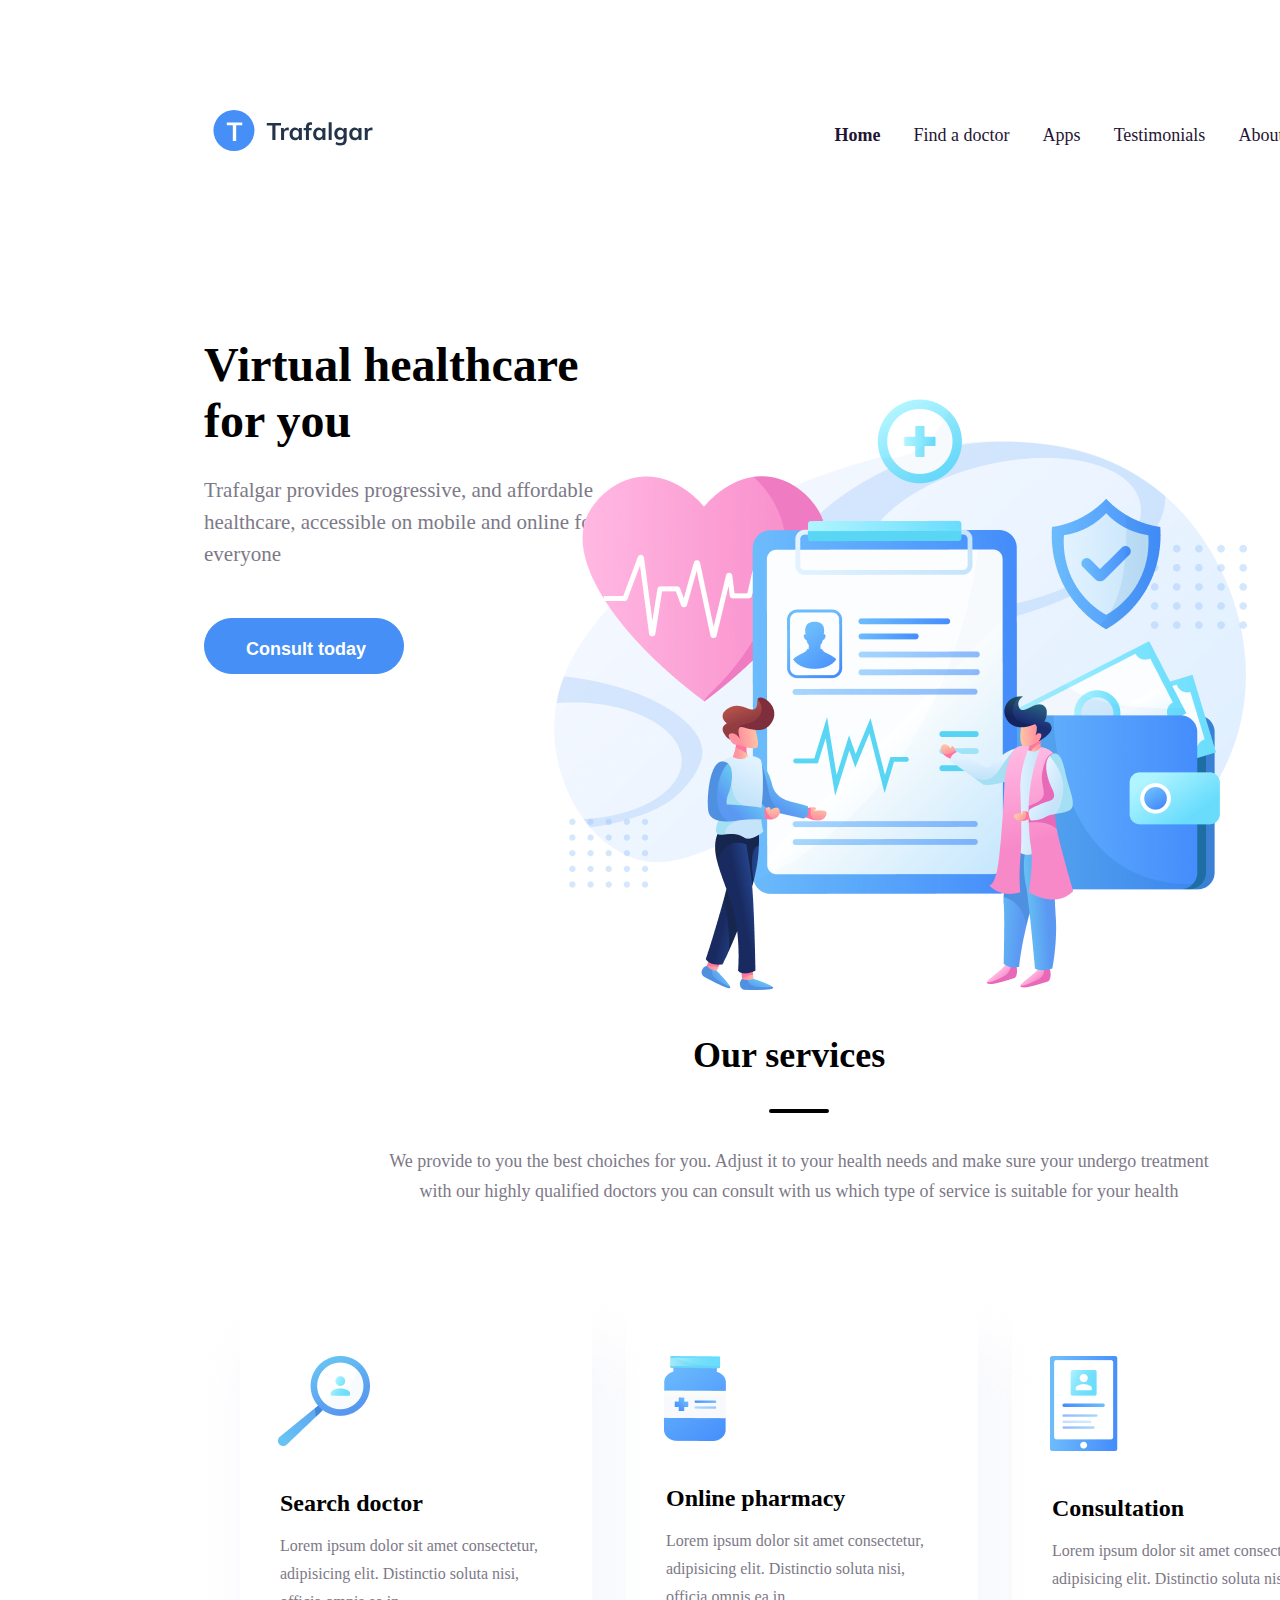
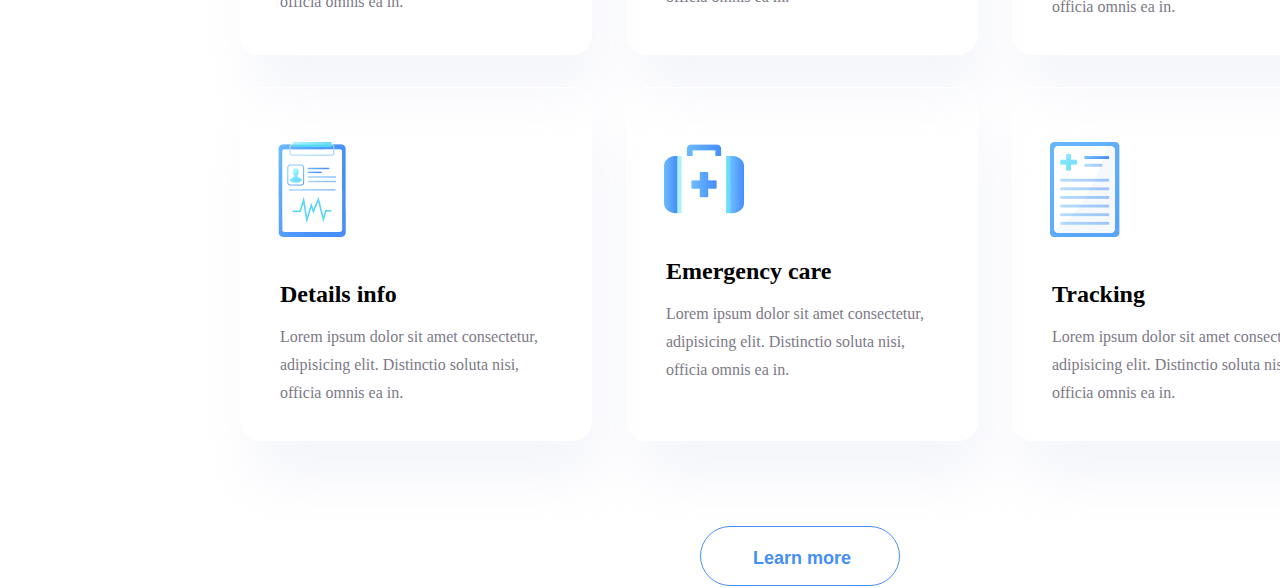
<file: homework/index.html>
<!DOCTYPE html>
<html lang="en">
<head>
    <meta charset="UTF-8">
    <meta http-equiv="X-UA-Compatible" content="IE=edge">
    <meta name="viewport" content="width=device-width, initial-scale=1.0">
    <title>Document</title>
    <link rel="stylesheet" href="./css/style.css">
</head>
<body>
    <header>
        <img class="logo" src="./image/logo (1).svg" alt="logo">

        <nav>
            <ul class="header-list">
                <li class="header-item item1">Home</li>
                <li class="header-item">Find a doctor</li>
                <li class="header-item">Apps</li>
                <li class="header-item">Testimonials</li>
                <li class="header-item">About us</li>
            </ul>
        </nav>
    </header>

    <main>

        
        <section class="first">
            <div class="box">
                <h2 class="first-title">Virtual healthcare for you</h2>
                <p class="first-desc">Trafalgar provides progressive, and affordable healthcare, accessible on mobile and online for everyone</p>
                <button class="button-1"><p class="button-text">Consult today</p></button>
            </div>
            <div class="pic"><img class="first-img" src="./image/hero.png" alt="image"></div>
        </section>
        

        <section class="service">
            <div class="box-2">
                <h2 class="service-title">Our services</h2>
                <hr class="service-line">
                <p class="service-desc">We provide to you the best choiches for you. Adjust it to your health needs and make sure your undergo treatment with our highly qualified doctors you can consult with us which type of service is suitable for your health</p>
            </div>
            <div class="box-3">
                <ul class="service-list">

                    <li class="service-item i1">
                        <img class="service-icon" src="./image/lupa.png" alt="icon">
                        <h2 class="service-item-title">Search doctor</h2>
                        <p class="service-item-desc">Lorem ipsum dolor sit amet consectetur, adipisicing elit. Distinctio soluta nisi, officia omnis ea in.</p>
                    </li>
                    <li class="service-item">
                        <img class="service-icon" src="./image/Frame (1).png" alt="icon">
                        <h2 class="service-item-title">Online pharmacy</h2>
                        <p class="service-item-desc">Lorem ipsum dolor sit amet consectetur, adipisicing elit. Distinctio soluta nisi, officia omnis ea in.</p>
                    </li>
                    <li class="service-item">
                        <img class="service-icon" src="./image/Frame (2).png" alt="icon">
                        <h2 class="service-item-title">Consultation</h2>
                        <p class="service-item-desc">Lorem ipsum dolor sit amet consectetur, adipisicing elit. Distinctio soluta nisi, officia omnis ea in.</p>
                    </li>
                    
                </ul>

                <ul class="service-list-2">
                    
                    <li class="service-item i1">
                        <img class="service-icon" src="./image/Frame (3).png" alt="icon">
                        <h2 class="service-item-title">Details info</h2>
                        <p class="service-item-desc">Lorem ipsum dolor sit amet consectetur, adipisicing elit. Distinctio soluta nisi, officia omnis ea in.</p>
                    </li>
                    <li class="service-item">
                        <img class="service-icon" src="./image/Frame (4).png" alt="icon">
                        <h2 class="service-item-title">Emergency care</h2>
                        <p class="service-item-desc">Lorem ipsum dolor sit amet consectetur, adipisicing elit. Distinctio soluta nisi, officia omnis ea in.</p>
                    </li>
                    <li class="service-item">
                        <img class="service-icon" src="./image/Frame (5).png" alt="icon">
                        <h2 class="service-item-title">Tracking</h2>
                        <p class="service-item-desc">Lorem ipsum dolor sit amet consectetur, adipisicing elit. Distinctio soluta nisi, officia omnis ea in.</p>
                    </li>

                </ul>

                <button class="button-2"><p class="button-2-text">Learn more</p></button>

            </div>
        </section>

        <!-- <section class="healthcare">

            <div class="hc-img">
                <img class="hc-pic" src="./image/healthcare.png" alt="image">
            </div>

            <div class="box-4">
                <h2 class="hc-title">Leading healthcare provides</h2>
                <hr class="hc-line">
                <p class="hc-desc">Trafalgar provides progressive, and affordable healthcare, accessible on mobile and online for everyone. To us, it’s not just work. We take pride in the solutions we deliver</p>
            </div>   

        </section> -->





    </main>
</body>
</html>
</file>
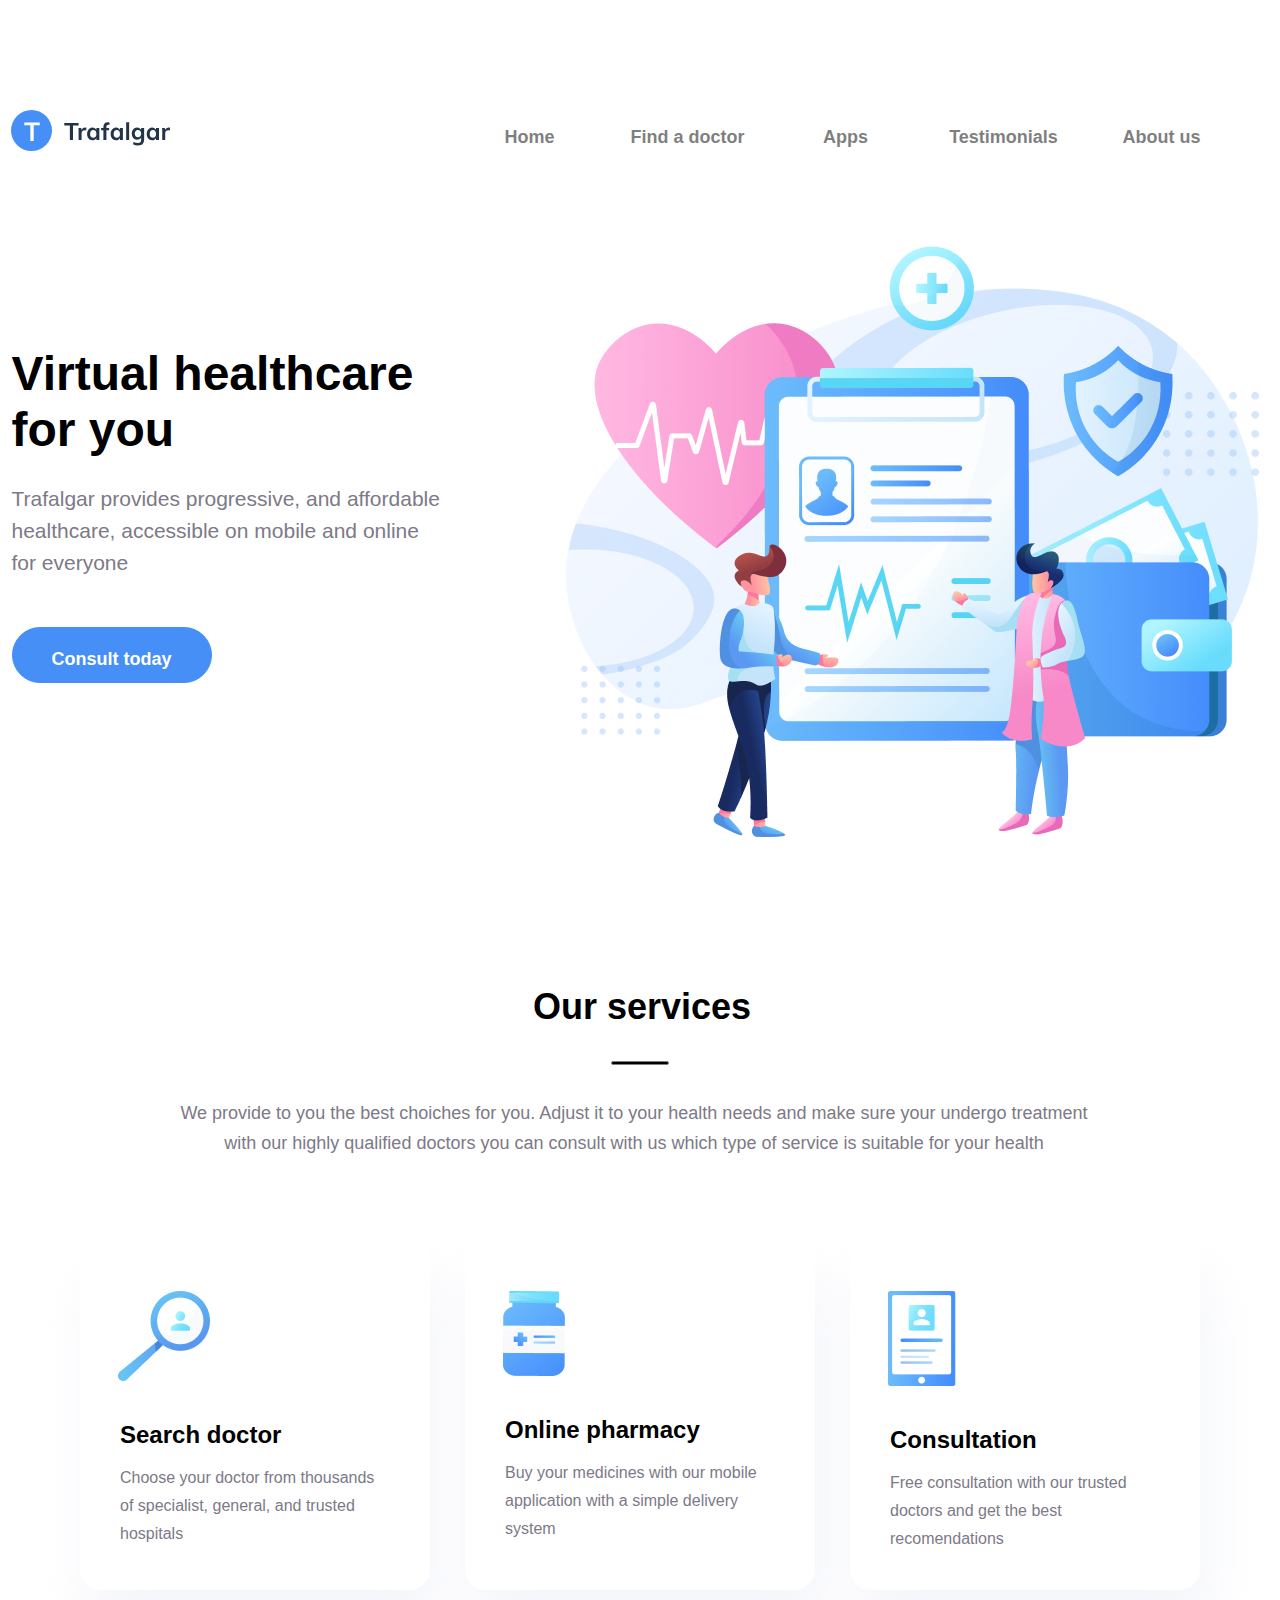
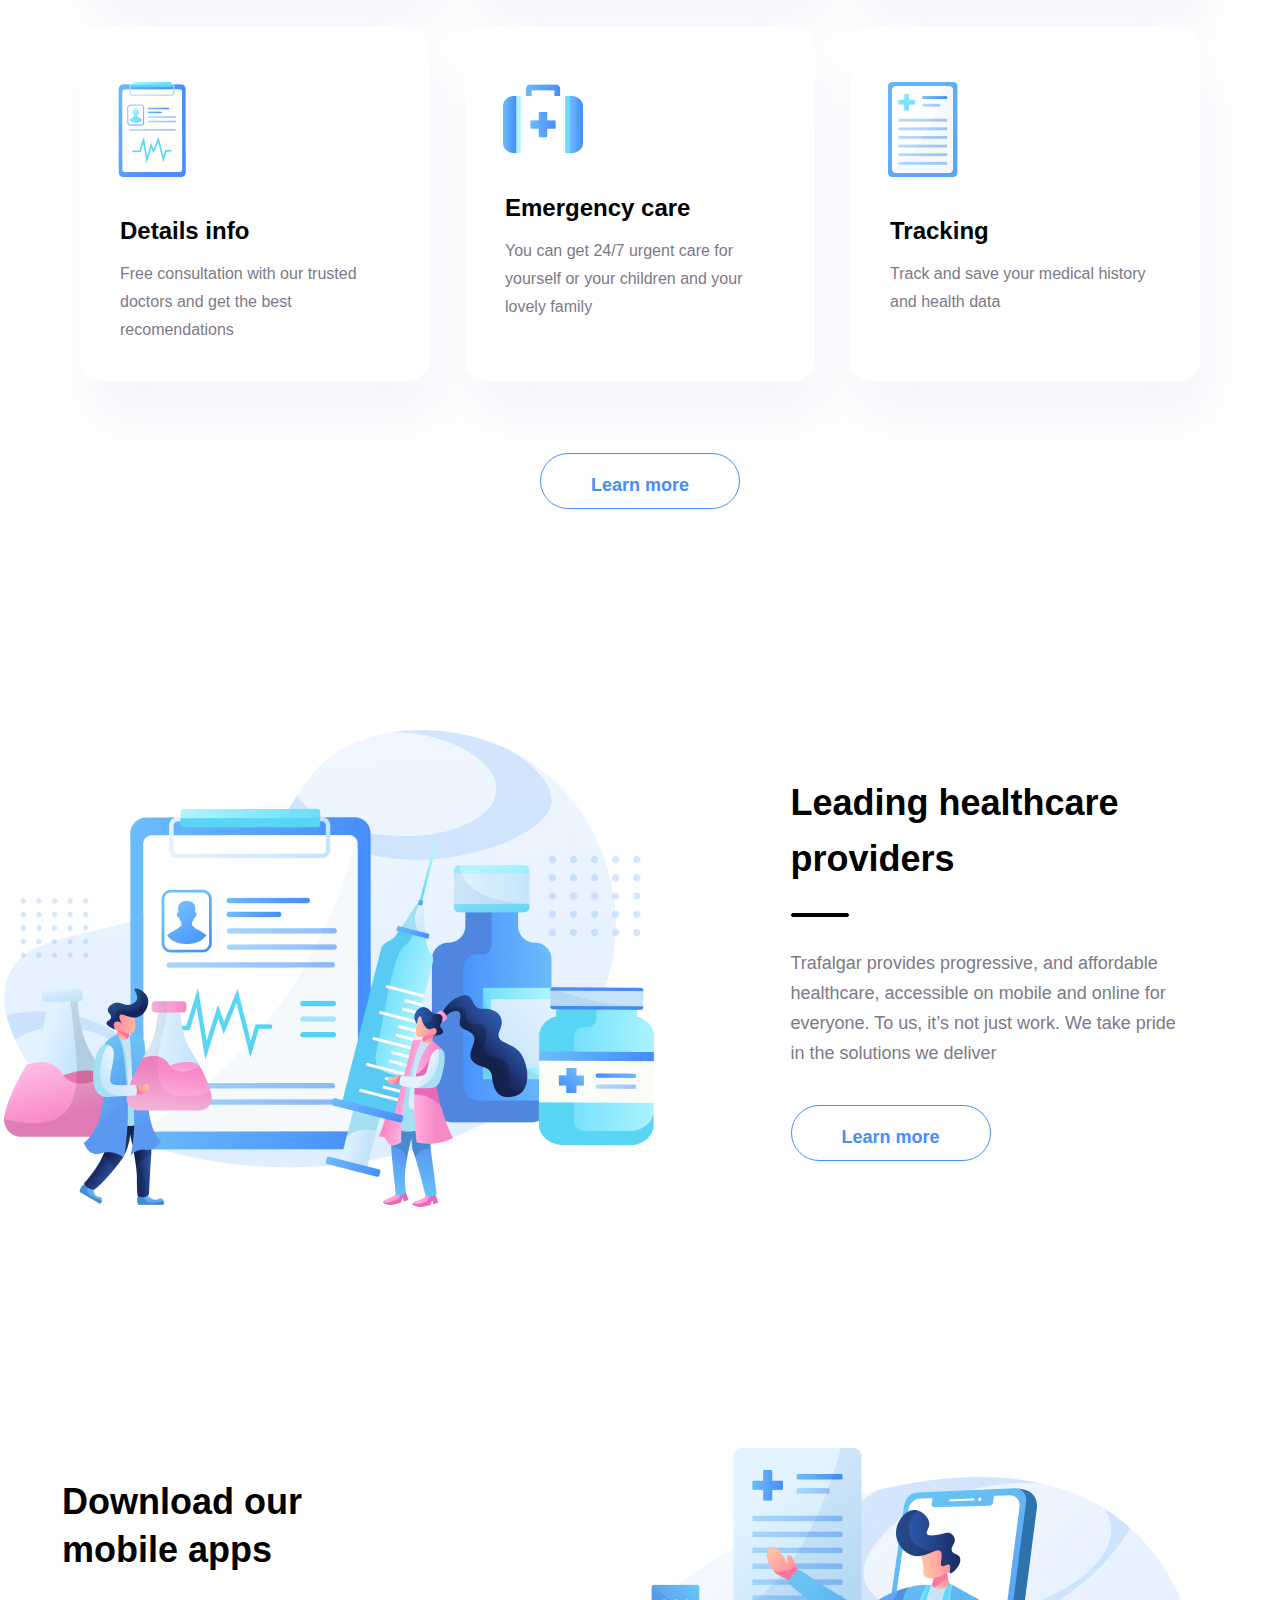
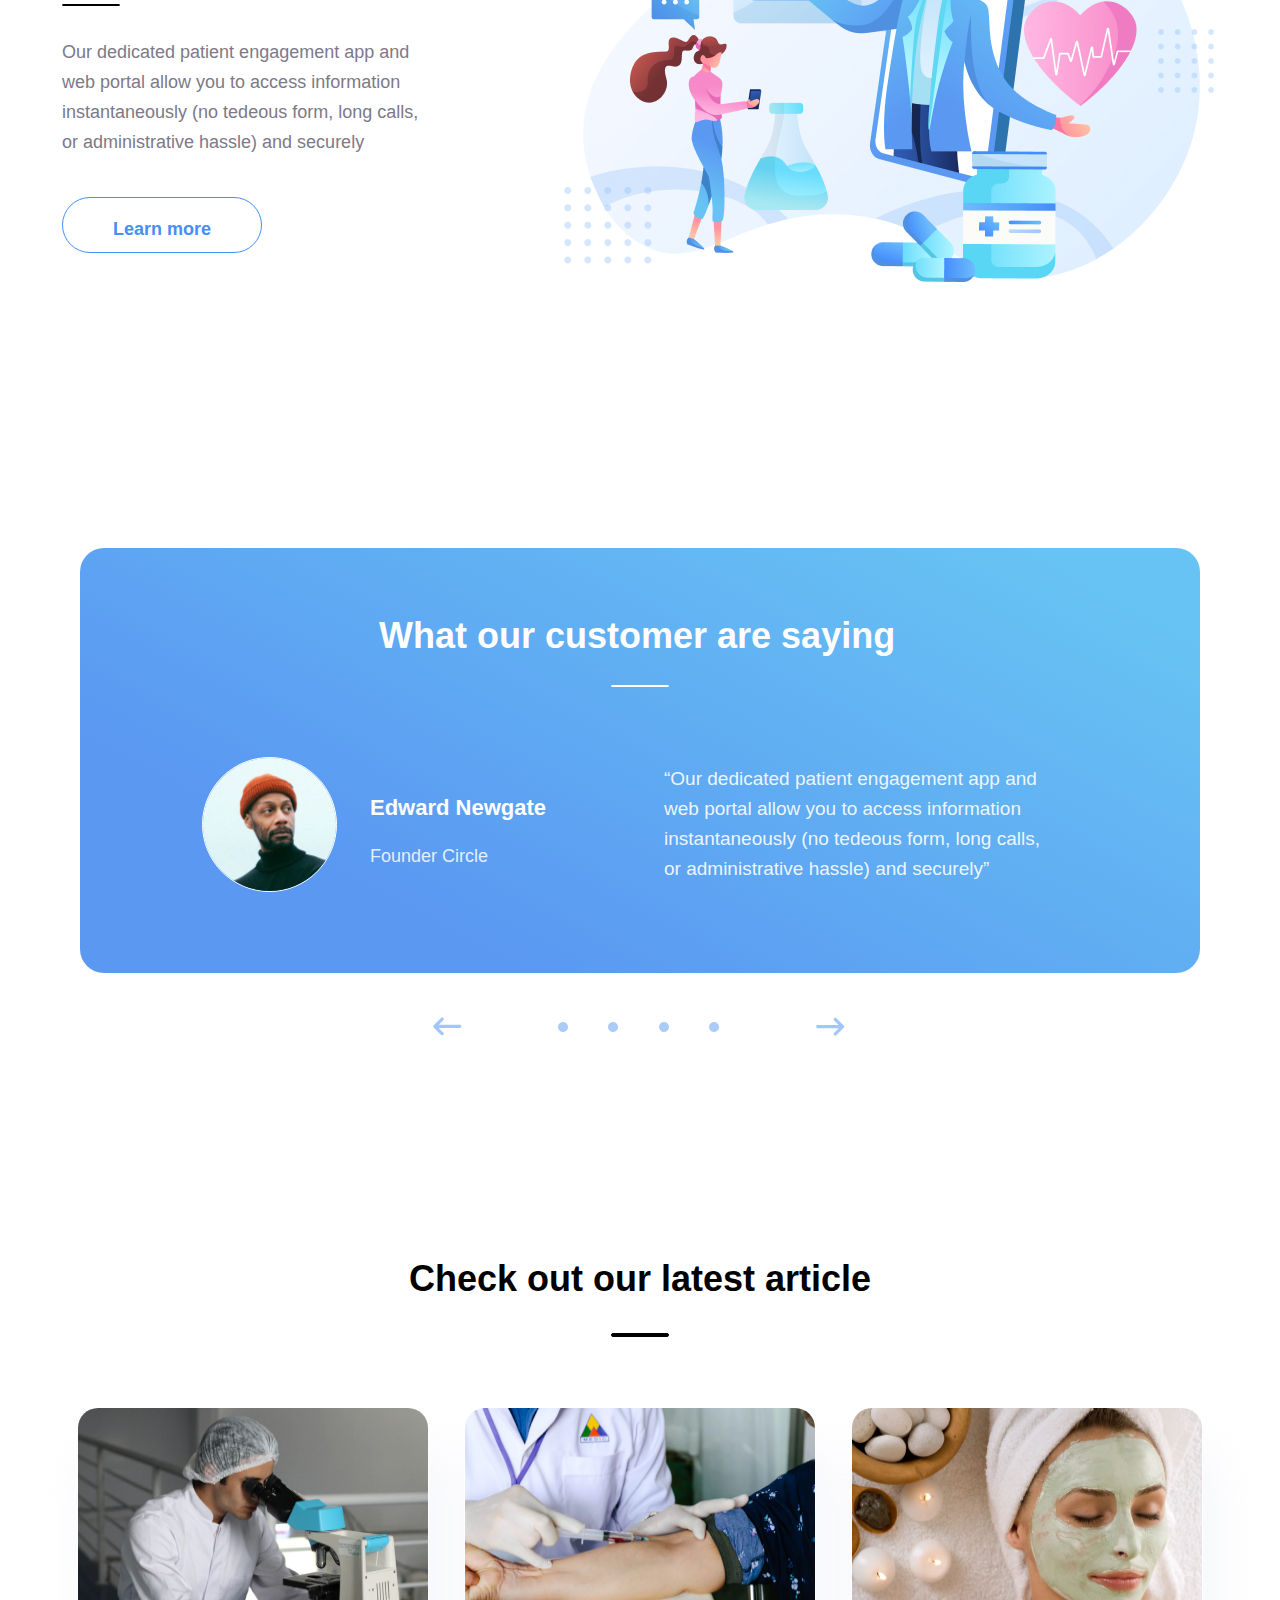
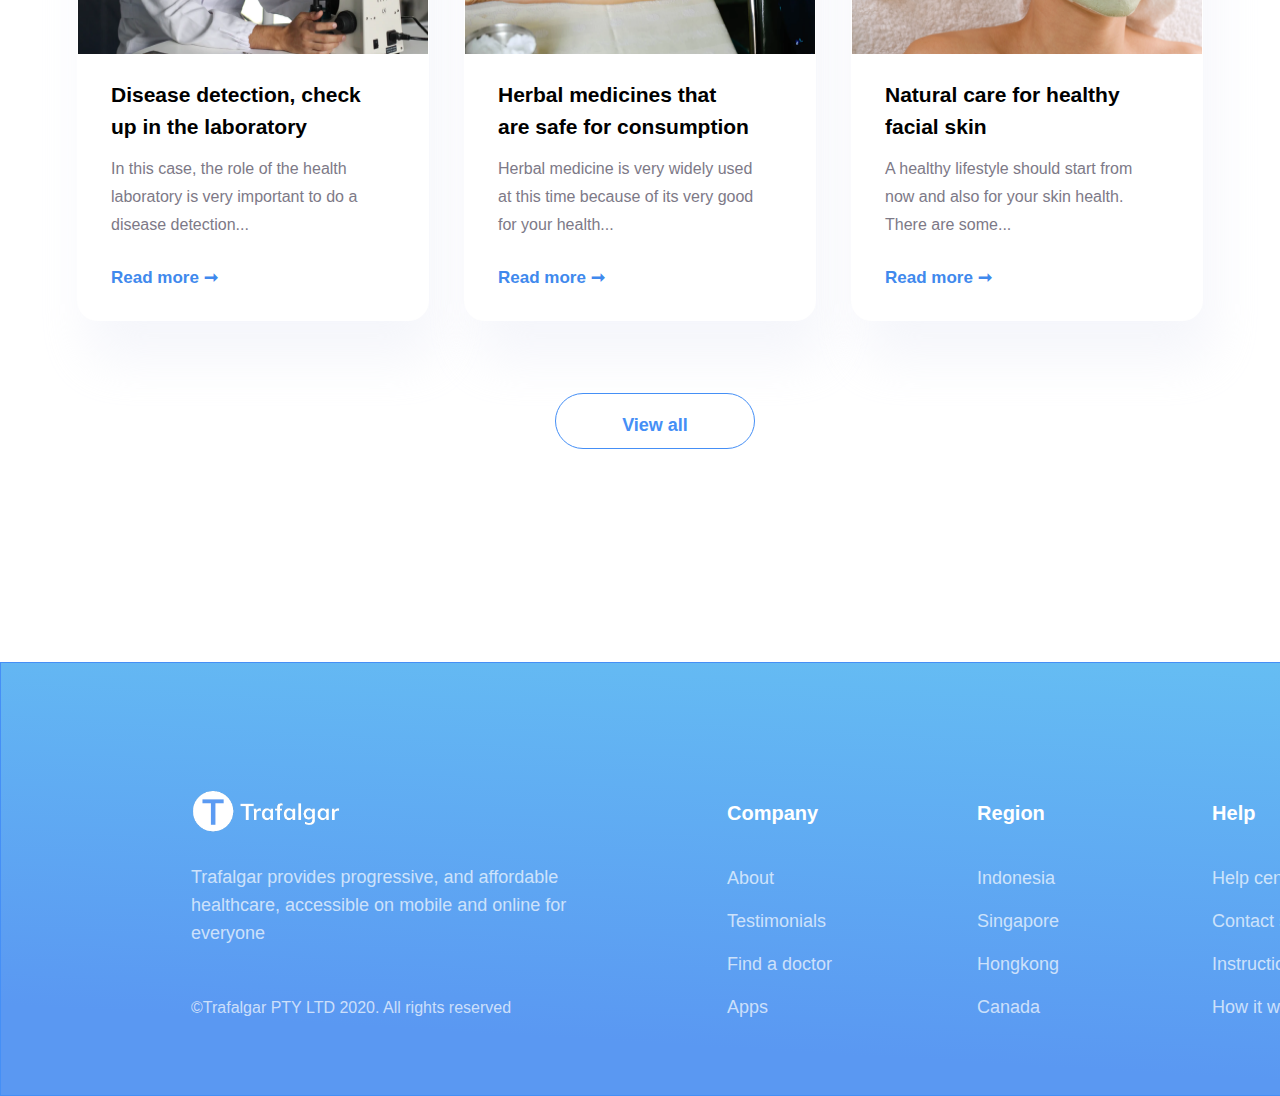
<file: homework/trafalgar.html>
<!DOCTYPE html>
<html lang="en">
<head>
    <meta charset="UTF-8">
    <meta http-equiv="X-UA-Compatible" content="IE=edge">
    <meta name="viewport" content="width=device-width, initial-scale=1.0">
    <title>Document</title>
    <link rel="stylesheet" href="./css/trafalgar.css">
    <link rel="stylesheet" href="../fonts.css">
</head>
<body>


    <header>
        <div class="container">
            <div class="header">
                <div class="header__logo">
                    <a class="logo" href="#"><img src="./image/logo (1).svg" alt="logo"></a>
                </div>
                <nav class="navbar">
                    <ul class="nav__list">
                        <li class="nav__item i1">Home</li>
                        <li class="nav__item i2">Find a doctor</li>
                        <li class="nav__item i3">Apps</li>
                        <li class="nav__item i4">Testimonials</li>
                        <li class="nav__item i5">About us</li>
                    </ul>
                </nav>
            </div>
        </div>
    </header>

    <main>
        <div class="container">
            <section class="hero">
                <div class="hero__text">
                    <h2 class="hero__title">Virtual healthcare for you</h2>
                    <p class="hero__desc">Trafalgar provides progressive, and affordable healthcare, accessible on mobile and online for everyone</p>
                    <a class="hero__link" href="#">
                        <button class="hero__button">Consult today</button>
                    </a>
                </div>
                <div class="illustration">
                    <img class="illutration_img" src="./image/hero.png" alt="illutration">
                </div>
            </section>

            <section class="service">
                <div class="service_text">
                    <h2 class="service_title">Our services</h2>
                    <hr class="service_line">
                    <p class="service_desc">We provide to you the best choiches for you. Adjust it to your health needs and make sure your undergo treatment with our highly qualified doctors you can consult with us which type of service is suitable for your health</p>
                </div>

                <div class="services">
                    <ul class="services_list">
                        <li class="services_item">
                            <img class="services_icon" src="./image/lupa.png" alt="icon">
                            <h2 class="services_title">Search doctor</h2>
                            <p class="services_desc">Choose your doctor from thousands of specialist, general, and trusted hospitals</p>
                        </li>
                        <li class="services_item">
                            <img class="services_icon" src="./image/Frame (1).png" alt="icon">
                            <h2 class="services_title">Online pharmacy</h2>
                            <p class="services_desc">Buy your medicines with our mobile application with a simple delivery system</p>
                        </li>
                        <li class="services_item">
                            <img class="services_icon" src="./image/Frame (2).png" alt="icon">
                            <h2 class="services_title">Consultation</h2>
                            <p class="services_desc">Free consultation with our trusted doctors and get the best recomendations</p>
                        </li>
                        <li class="services_item">
                            <img class="services_icon" src="./image/Frame (3).png" alt="icon">
                            <h2 class="services_title">Details info</h2>
                            <p class="services_desc">Free consultation with our trusted doctors and get the best recomendations</p>
                        </li>
                        <li class="services_item">
                            <img class="services_icon" src="./image/Frame (4).png" alt="icon">
                            <h2 class="services_title">Emergency care</h2>
                            <p class="services_desc">You can get 24/7 urgent care for yourself or your children and your lovely family</p>
                        </li>
                        <li class="services_item">
                            <img class="services_icon" src="./image/Frame (5).png" alt="icon">
                            <h2 class="services_title">Tracking</h2>
                            <p class="services_desc">Track and save your medical history and health data</p>
                        </li>
                    </ul>
                </div>

                <div class="btn">
                    <a class="btn_link" href="#">
                        <button class="btn_text">Learn more</button>
                    </a>
                </div>
            </section>

            <section class="providers">

                <div class="providers_img">
                    <img src="./image/healthcare.png" alt="illustration">
                </div>
                <div class="providers_text">
                    <h2 class="providers_title">Leading healthcare providers</h2>
                    <hr class="providers_line">
                    <p class="providers_desc">Trafalgar provides progressive, and affordable healthcare, accessible on mobile and online for everyone. To us, it’s not just work. We take pride in the solutions we deliver</p>

                    <div class="providers_btn">
                        <a href="#"> <button class="providers_button">Learn more</button> </a>
                    </div>
                </div>

            </section>

            <section class="apps">
                <div class="apps_text">
                    <h2 class="apps_title">Download our mobile apps</h2>
                    <hr class="apps_line">
                    <p class="apps_desc">Our dedicated patient engagement app and web portal allow you to access information instantaneously (no tedeous form, long calls, or administrative hassle) and securely</p>

                    <div class="apps_btn">
                        <a href="#">
                            <button class="apps_button">Learn more</button>
                        </a>
                    </div>
                </div>
                <div class="apps_img">
                    <img class="apps_illustration" src="./image/apps.png" alt="illustration">
                </div>
            </section>

            <section class="testimonials">
                <div class="testimonials_box">
                    <h2 class="testimonials_title">What our customer are saying</h2>
                    <hr class="testimonials_line">
                    <div class="profil">
                        <img class="testimonials_img" src="./image/edward.svg" alt="Edward Newgate">
                        <div class="names">
                            <h2 class="name">Edward Newgate</h2>
                            <h3 class="name_desc">Founder Circle</h3>
                        </div>
                        <p class="name_bio">“Our dedicated patient engagement app and web portal allow you to access information instantaneously (no tedeous form, long calls, or administrative hassle) and securely”</p>
                    </div>
                    <div class="arrow_nav">
                        <img class="vector-1" src="./image/Vector.png" alt="vector">
                        <img class="ellipse-1" src="./image/Ellipse 5.png" alt="ellipse">
                        <img class="ellipse-2" src="./image/Ellipse 5.png" alt="ellipse">
                        <img class="ellipse-3" src="./image/Ellipse 5.png" alt="ellipse">
                        <img class="ellipse-4" src="./image/Ellipse 5.png" alt="ellipse">
                        <img class="vector-2" src="./image/Vector (1).png" alt="vector">
                    </div>

                </div>
            </section>

            <section class="article">
                <div class="article_text">
                    <h2 class="article_title">Check out our latest article</h2>
                    <hr class="article_line">
                </div>
                <div class="article-boxs">
                    <ul class="article_list">
                        <li class="article_item">
                            <img class="article_img" src="./image/image 2 (1).png" alt="image">
                            <h2 class="article_item_title">Disease detection, check up in the laboratory</h2>
                            <p class="article_desc">In this case, the role of the health laboratory is very important to do a disease detection...</p>
                            <a class="article_link" href="#">Read more ➞</a>
                        </li>
                        <li class="article_item">
                            <img class="article_img" src="./image/image 2.png" alt="image">
                            <h2 class="article_item_title">Herbal medicines that are safe for consumption</h2>
                            <p class="article_desc">Herbal medicine is very widely used at this time because of its very good for your health...</p>
                            <a class="article_link" href="#">Read more ➞</a>
                        </li>
                        <li class="article_item">
                            <img class="article_img" src="./image//image 3.png" alt="image">
                            <h2 class="article_item_title">Natural care for healthy facial skin</h2>
                            <p class="article_desc">A healthy lifestyle should start from now and also for your skin health. There are some...</p>
                            <a class="article_link" href="#">Read more ➞</a>
                        </li>
                    </ul>
                </div>
                <div class="article_btn">
                    <a href="#">
                        <button class="article_button">View all</button>
                    </a>
                </div>
            </section>
        </div>
    </main>

    <footer>
        <div class="container">
            <section class="footer">
                <div class="footer_box">
                    <div class="trafalgar">
                        <img class="trafalgar_logo" src="./image/trafalgar-logo.png" alt="logo">
                        <p class="trafalgar_desc">Trafalgar provides progressive, and affordable healthcare, accessible on mobile and online for everyone</p>
                        <p class="trafalgar_copyright">©Trafalgar PTY LTD 2020. All rights reserved</p>
                        
                    </div>
                    <div class="company_box">
                        <h2 class="company_title">Company</h2>
                        <ul class="company_list">
                            <li class="company_item">About</li>
                            <li class="company_item">Testimonials</li>
                            <li class="company_item">Find a doctor</li>
                            <li class="company_item">Apps</li>
                        </ul>
                    </div>
                    <div class="region_box">
                        <h2 class="region_title">Region</h2>
                        <ul class="region_list">
                            <li class="region_item">Indonesia</li>
                            <li class="region_item">Singapore</li>
                            <li class="region_item">Hongkong</li>
                            <li class="region_item">Canada</li>
                        </ul>
                    </div>
                    <div class="help_box">
                        <h2 class="help_title">Help</h2>
                        <ul class="help_list">
                            <li class="help_item">Help center</li>
                            <li class="help_item">Contact support</li>
                            <li class="help_item">Instruction</li>
                            <li class="help_item">How it works</li>
                        </ul>
                    </div>
                </div>
            </section>
        </div>
    </footer>


</body>
</html>
</file>
<file: homework/css/style.css>
body{
    margin: 0;
    padding: 0;
}

header {
    display: flex;
    width: 1515px;

}

.logo {
    flex: 60%;
    width: 160px;
    height: 41px;
    margin: 110px 0 0 -215px;
    padding: 0;
}

nav{
    flex: 40%;
}

.header-list{
    display: flex;
    align-items: center;
    list-style-type: none;
    justify-content: space-evenly;
    padding: 124px 0 124px 0;
    margin: 0;
    margin-right: 178px;
}

.header-item{
    font-weight: 400;
    font-size: 18px;
    line-height: 23px;
    color: #1F1534;
    
}

.item1{
    font-weight: 700;
}

.first{
    display: flex;
    flex-direction: column;
    flex-direction: row;
    width: 2048px;
    height: 719px;
    box-sizing: border-box;
}

.box{
    display: flex;
    width: 445px;
    height: 338px;
    flex-direction: column;
    /* flex: 10%; */
}

.pic{   
    display: flex;
    justify-content: end;
    /* flex: 10%; */
    flex-direction: column;
    margin: 0;
}

.first-img{
    width: 693px;
    height: 598px;
    margin: -20px 149px 0 109px;
}

.first-title{
    width: 400px;
    height: 112px;  
    font-weight: 700;
    font-size: 48px;
    line-height: 56px;
    color: #000000;
    margin: 66px 0 0 204px;
}

.first-desc{
    width: 400px;
    height: 96px;
    font-weight: 300;
    font-size: 21px;
    line-height: 32px;
    color: #7D7987;
    margin: 25px 0 0 204px;
}
.button-1{
    width: 200px;
    height: 56px;
    border: 1px solid #458FF6;
    background: #458FF6;
    border-radius: 55px;
    margin: 48px 0 0 204px;
}

.button-1:hover{
    cursor: pointer;
    background-color: #FFFFFF;
} 

.button-text{
    font-weight: 700;
    font-size: 18px;
    line-height: 60px;
    color: #FFFFFF;
    width: 200px;
    height: 56px;
    margin: -1px 0 0 -5px;
    border-radius: 55px;
}
.button-text:hover{
    cursor: pointer;
    color: #458FF6;
}

.pic{
    display: flex;
}

.service{
    display: flex;
    flex-direction: column;
    width: 1515px;
    height: 1133px; 
}   

.box-2{
    display: flex;
    flex-direction: column;
    margin: 38px 323px 80px 323px;
    padding: 0;
    width: 952px;
    height: 177px;
    align-items: center;
    justify-content: center;
    align-content: center;
    box-sizing: border-box;
}

.service-title{
    font-weight: 700;
    font-size: 36px;
    line-height: 56px;
    color: #000000;
    margin: 80px 370px 26px;
    width: 212px;
    height: 56px;
}

.service-line{
    width: 56px;
    height: 2px;
    background: #000000;
    border-radius: 5px;
    border: 2px solid black;
    margin: 0 446px;
}

.service-desc{
    font-weight: 300;
    font-size: 18px;
    line-height: 30px;
    text-align: center;
    color: #7D7987;
    width: 850px;
    height: 60px;
    margin: 33px 50px 80px;
}

.box-3{
    display: flex;
    flex-direction: row;
    flex-wrap: wrap;
    width: 1200px;
    height: 352px;
    box-sizing: border-box;
}

.service-list{
    display: flex; 
    flex-direction: row;
    list-style-type: none;
    justify-content: space-evenly;
    padding: 0;
}

.service-list-2{
    display: flex;
    flex-direction: row;
    list-style-type: none;
    justify-content: space-evenly;
    padding: 0;
}

.service-item{
    border: 1px solid white;
    width: 350px;
    height: 352px;  
    justify-content: space-evenly;
    margin: 0px 34px 0px 0px;
    box-shadow: 10px 40px 50px rgba(229, 233, 246, 0.4);
    border-radius: 20px;
}
.i1{
    margin-left: 240px;
}

.service-icon{
    margin: 54px 0 0 37px;
}
.service-item-title{
    font-weight: 700;
    font-size: 24px;
    line-height: 56px;
    color: #000000;
    margin: 25px 0 0 39px;
}
.service-item-desc{
    font-weight: 300;
    font-size: 16px;
    line-height: 28px;
    color: #7D7987;
    margin: 1px 0 0 39px;
    width: 266px;
    height: 80px;
}

.button-2{
    width: 200px;
    height: 60px;
    border: 1px solid #458FF6;
    border-radius: 55px;
    background-color: #fff;
    margin: 69px 700px 220px;
}

.button-2:hover{
    cursor: pointer;
    background-color: #458ff6;
}

.button-2-text{
    font-weight: 700;
    font-size: 18px;
    line-height: 60px;
    color: #458FF6;
    width: 200px;
    height: 56px;
    margin: -1px 0 0 -5px;
    border-radius: 55px;
}

.button-2-text:hover{
    cursor: pointer;
    color: #fff;
}

/* .healthcare{
    display: flex;
    flex-direction: row;
    flex-wrap: wrap;
}

.hc-img{
    flex: 60%;
    width: 650px;
    height: 477px;
}

.hc-pic{
    margin: 800px 142px 0 135px;

}

.box-4{
    flex: 40%;
    margin: 800px ;
} */
</file>
<file: homework/css/trafalgar.css>
body{
    padding: 0;
    margin: 0;
    font-family: sans-serif;
}

.container{
    width: auto;
    height: auto;
    /* border: 1px solid black; */
    display: flex;
    flex-direction: column;
}

.header{
    display: flex;
    flex-direction: row;
    width: auto;
    height: auto;
    margin: 0 auto;
    margin-top: 110px;
}
.header__logo{
    width: 160px;
    height: 41px;
    /* border: 1px solid; */
    
}
.logo{
    margin: 0 0 0 auto;
}
.navbar{
    /* border: 1px solid; */
    display: flex;
    box-sizing: border-box;
    width: 750px;
    height: 45px;
    margin: 0 49px 0 300px;
}
.nav__list{
    list-style: none;
    display: flex;
    padding: 0;
    width: 750px;
    height: 23px;
    gap: 40px;
}
.nav__item{
    width: 120px;
    height: auto;
    font-weight: 700;
    font-size: 18px;
    text-align: center;
    line-height: 23px;
    color: #000;
    opacity: 0.5;
}
.nav__item:hover{
    color: black;
    opacity: 1;
    cursor: pointer;
    border-bottom: 3px solid rgb(255, 6, 255);
}

.hero{
    display: flex;
    box-sizing: border-box;
    margin: 0 auto;
}
.hero__text{
    width: 445px;
    height: 338px;
    margin: 191px 0 0 auto;
}
.hero__title{
    font-weight: 700;
    font-size: 48px;
    line-height: 56px;
    color: #000000;
    margin: 0;
}
.hero__desc{
    font-weight: 300;
    font-size: 21px;
    line-height: 32px;
    color: #7D7987;
    width: 435px;
    margin: 25px 0 48px 0;
}
.hero__button{
    border: 1px solid #458FF6;
    width: 200px;
    height: 56px;
    background-color: #458FF6;
    border-radius: 55px;
    font-weight: 700;
    font-size: 18px;
    line-height: 60px;
    color: #FFFFFF;
    text-decoration: none;
}
.hero__button:hover{
    cursor: pointer;
    background-color: #FFFFFF;
    color: #458FF6;
    box-shadow: 2px 2px 20px #458FF6;
}

.illustration{
    box-sizing: border-box;
}

.illutration_img{
    width: 693px;
    height: 598px;
    margin: 84px 10px 0 109px;
}

.service{
    display: flex;
    width: auto;
    height: auto;
    /* border: 1px solid; */
    flex-direction: column;
}
.service_text{
    width: 952px;
    height: 177px;
    margin: 138px auto 0;
}
.service_title{
    width: 220px;
    height: auto;
    font-weight: 700;
    font-size: 36px;
    line-height: 56px;
    color: #000000;
    margin: 0 369px 0;
}
.service_line{
    border: 1px solid;
    width: 56px;
    height: 2px;
    background: #000000;
    border-radius: 5px;
    margin: 26px 447px 33px;
}
.service_desc{
    font-weight: 300;
    font-size: 18px;
    line-height: 30px;
    text-align: center;
    color: #7D7987;
    width: 940px;
    height: 60px;
    margin: 0;
}

.services{
    /* border: 1px solid; */
    width: 1120px;
    height: 745px;
    margin: 80px auto 0;
    background-color: #fff;
}
.services_list{
    display: flex;
    flex-direction: row;
    flex-wrap: wrap;
    margin: 0;
    padding: 0;
    justify-content: space-between;
}
.services_item{
    border: 1px solid #ffffff;
    width: 350px;
    height: 354px;
    margin: 0 0 37px 0;
    background: #FFFFFF;
    box-shadow: 10px 40px 50px rgba(229, 233, 246, 0.4);
    border-radius: 20px;
    box-sizing: border-box;
    list-style-type: none;
}
.services_item:hover{
    cursor: pointer;
    border: 1px solid #458FF6;
    box-shadow: 0px 0px 50px #458FF6;
}
.services_icon{
    width: auto;
    height: auto;
    margin: 54px 0 0 37px;
}
.services_title{
    width: 210px;
    height: 56px;
    font-weight: 700;
    font-size: 24px;
    line-height: 56px;
    color: #000000;
    margin: 22px 0 1px 39px;
}
.services_desc{
    font-weight: 300;
    font-size: 16px;
    line-height: 28px;
    color: #7D7987;
    width: 266px;
    height: 84px;
    margin: 0 45px 47px 39px;
}

.btn{
    display: flex;
    width: 200px;
    height: 56px;
    /* border: 1px solid black; */
    margin: 72px auto 0;
}

.btn_text{
    border: 1px solid #458FF6;
    width: 200px;
    height: 56px;
    background-color: #fff;
    border-radius: 55px;
    font-weight: 700;
    font-size: 18px;
    line-height: 60px;
    color: #458FF6;
    text-decoration: none;
}
.btn_text:hover{
    cursor: pointer;
    background-color: #458FF6;
    color: #fff;
    box-shadow: 2px 2px 20px #458FF6;
}

.providers{
    display: flex;  
    width: 1273px;
    height: 477px;  
    /* border: 1px solid black; */
    margin: 221px auto 0;
}
.providers_img{
    display: flex;
    width: auto;
    height: auto;
}

.providers_text{
    display: flex;
    flex-direction: column;
    width: 486px;
    height: 388px;
    margin: auto 0 auto 137px;
}
.providers_title{
    font-weight: 700;
    font-size: 36px;
    line-height: 56px;
    color: #000000;
    margin: 0;
}
.providers_line{
    border: 1px solid black;
    width: 56px;
    height: 2px;
    background: #000000;
    border-radius: 10px;
    margin: 26px 0 31px 0;
}
.providers_desc{
    font-weight: 300;
    font-size: 18px;
    line-height: 30px;
    color: #7D7987;
    width: 400px;
    height: 120px;
    margin: 0;
}

.providers_button{
    border: 1px solid #458FF6;
    width: 200px;
    height: 56px;
    background-color: #fff;
    border-radius: 55px;
    font-weight: 700;
    font-size: 18px;
    line-height: 60px;
    color: #458FF6;
    text-decoration: none;
    margin: 37px 0 0 0;
}
.providers_button:hover{
    cursor: pointer;
    background-color: #458FF6;
    color: #fff;
    box-shadow: 2px 2px 20px #458FF6;
}

.apps{
    display: flex;
    width: 1156px;
    height: 434px;
    /* border: 1px solid black; */
    margin: 241px auto 0;
}

.apps_text{
    display: flex;
    flex-direction: column;
    width: 420px;
    height: 375px;
    margin: auto 71px auto 0;
}
.apps_title{
    font-weight: 700;
    font-size: 36px;
    line-height: 48px;
    color: #000000;
    width: 254px;
    height: auto;
    margin: 0;
}
.apps_line{
    border: 1px solid black;
    background: #000000;
    border-radius: 6px;
    width: 56px;
    height: 2px;
    margin: 30px 0 31px 0;
}
.apps_desc{
    font-weight: 300;
    font-size: 18px;
    line-height: 30px;
    color: #7D7987;
    margin: 0 0 40px 0;
    width: 370px;
    height: auto;
}
.apps_button{
    border: 1px solid #458FF6;
    width: 200px;
    height: 56px;
    background-color: #fff;
    border-radius: 55px;
    font-weight: 700;
    font-size: 18px;
    line-height: 60px;
    color: #458FF6;
    text-decoration: none;
    margin: 0;
}
.apps_button:hover{
    cursor: pointer;
    background-color: #458FF6;
    color: #fff;
    box-shadow: 2px 2px 20px #458FF6;
}

.testimonials{
    display: flex;
    /* border: 1px solid black; */
    width: 1220px;
    height: 502px;
    margin: 251px auto 0 auto;
}
.testimonials_box{
    display: flex;
    flex-direction: column;
    width: 1120px;
    height: 425px;
    margin: 15px auto 0 auto;
    background: linear-gradient(208.18deg, #67C3F3 9.05%, #5A98F2 76.74%);
    border-radius: 24px;
}

.testimonials_title{
    font-weight: 700;
    font-size: 36px;
    line-height: 48px;
    color: #FFFFFF;
    margin: 64px 299px 25px;
}
.testimonials_line{
    border: 1px solid #fff;
    background: #FFFFFF;
    border-radius: 6px;
    width: 56px;
    height: 2px;
    margin: 0 auto;
}
.profil{
    display: flex;
    flex-direction: row;
}
.testimonials_img{
    border: 1px solid rgb(255, 255, 255);
    width: 133px;
    height: 133px;
    border-radius: 50%;
    margin: 70px 33px 83px 122px;
}

.names{
    width: 184px;
    height: 60px;
}
.name{
    flex-direction: column;
    font-weight: 700;
    font-size: 22px;
    line-height: 48px;
    color: #FFFFFF;
    width: 184px;
    height: 48px;
    margin: 97px 110px 0 0;
}
.name_desc{
    font-weight: 400;
    font-size: 18px;
    line-height: 48px;
    color: rgba(255, 255, 255, 0.85);
    width: 120px;
    height: 40px;
    margin: 0;
}

.name_bio{
    width: 390px;
    height: 120px;
    font-weight: 400;
    font-size: 19px;
    line-height: 30px;
    color: rgba(255, 255, 255, 0.9);
    margin: 77px 110px 89px 110px;
}
.arrow_nav{
    width: 415px;
    height: 20px;
    margin: 42px auto 0;
}
.vector-1{
    opacity: 0.5;
}
.vector-1:hover{
    cursor: pointer;
    opacity: 1;
}
.ellipse-1{
    opacity: 0.5;
    margin: 0 18px 0 92px;  
    margin-bottom: 4px;
}
.ellipse-1:hover{
    cursor: pointer;
    opacity: 1;
}
.ellipse-2{
    opacity: 0.5;
    margin: 0 18px;
    margin-bottom: 4px;
}
.ellipse-2:hover{
    cursor: pointer;
    opacity: 1;
}
.ellipse-3{
    opacity: 0.5;
    margin: 0 18px;
    margin-bottom: 4px;
}
.ellipse-3:hover{
    cursor: pointer;
    opacity: 1;
}
.ellipse-4{
    opacity: 0.5;
    margin: 0 92px 0 18px;
    margin-bottom: 4px;
}
.ellipse-4:hover{
    cursor: pointer;
    opacity: 1;
}
.vector-2{
    opacity: 0.5;
}
.vector-2:hover{
    cursor: pointer;
    opacity: 1;
}

.article{
    display: flex;
    flex-direction: column;
    /* border: 1px solid black; */
    width: 1170px;
    height: 810px;
    margin: 215px auto 0;
}
.article_text{
    width: 462px;
    height: 84px;
    margin: 1px auto 72px;
    /* border: 2px solid black; */
}   
.article_title{
    font-weight: 700;
    font-size: 36px;
    line-height: 56px;
    color: #000000;
    width: 470px;
    height: 56px;
    margin: 0;
}
.article_line{
    border: 1px solid black;
    width: 56px;
    height: 2px;
    background: #000000;
    border-radius: 5px;
    margin: 26px auto 0;
}
.article-boxs{
    display: flex;
    flex-direction: row;
}
.article_list{
    list-style: none;
    display: flex;
    flex-direction: row;
    gap: 35px;
    padding: 0;
    margin: 0 auto;
}
.article_item{
    width: 350px;
    height: 512px;
    border: 1px solid rgb(255, 255, 255);
    background: #FFFFFF;
    box-shadow: 10px 40px 50px rgba(229, 233, 246, 0.4);
    border-radius: 20px;
}
.article_img{
    border-top-left-radius: 20px;
    border-top-right-radius: 20px;
    width: 350px;   
    height: 246px;
}
.article_item_title{
    font-weight: 700;
    font-size: 21px;
    line-height: 32px;
    color: #000000;
    width: 251px;
    height: 64px;
    margin: 21px 66px 0 33px;
}
.article_desc{
    font-weight: 300;
    font-size: 16px;
    line-height: 28px;
    color: #7D7987;
    width: 266px;
    height: 84px;
    margin: 12px 51px 25px 33px;
}
.article_link{
    font-weight: 600;
    font-size: 17px;
    line-height: 28px;
    color: #4089ED;
    text-decoration: none;
    width: 266px;
    height: 28px;
    margin: 0 51px 35px 33px;
}
.article_link:active{
    color: #d000ff;
}

.article_btn{
    display: flex;
}

.article_button{
    border: 1px solid #458FF6;
    width: 200px;
    height: 56px;
    background-color: #fff;
    border-radius: 55px;
    font-weight: 700;
    font-size: 18px;
    line-height: 60px;
    color: #458FF6;
    text-decoration: none;
    margin: 72px 500px 0;
}
.article_button:hover{
    border: 1px solid #458FF6;
    background-color: #458FF6;
    color: #fff;
    box-shadow: 2px 2px 20px #458FF6;
}

.footer{
    display: flex;
    border: 1px solid #458FF6;
    width: 1600px;
    height: 432px;
    margin: 0 auto;
    margin-top: 202px;
}
.footer_box{
    display: flex;
    width: 1600px;
    height: 432px;
    background: linear-gradient(183.41deg, #67C3F3 -8.57%, #5A98F2 82.96%);
}

.trafalgar{
    display: flex;
    flex-direction: column; 
    width: 391px;
    height: 250px;  
    margin: 80px 0 0 190px;

}

.trafalgar_logo{
    width: 150px;
    height: 150px;
}
.trafalgar_desc{
    font-weight: 300;
    font-size: 18px;
    line-height: 28px;
    color: rgba(255, 255, 255, 0.7);
    margin: -30px 0 31px 0;
    
}

.trafalgar_copyright{
    font-weight: 300;
    font-size: 16px;
    line-height: 28px;
    color: rgba(255, 255, 255, 0.7);
}

.company_box{
    display: flex;
    flex-direction: column;
    margin: 120px 0 109px 145px;
}

.company_title{
    font-weight: 700;
    font-size: 20px;
    line-height: 60px;
    color: #FFFFFF;
    margin: 0;
    width: 90px;
    height: 60px;
}

.company_list{
    list-style: none;
    padding: 0;
}

.company_item{
    font-weight: 300;
    font-size: 18px;
    line-height: 38px;
    color: rgba(255, 255, 255, 0.7);
    padding: 0;
    margin-bottom: 5px;
}

.region_box{
    display: flex;
    flex-direction: column;
    margin: 120px 0 177px 145px;
}

.region_title{
    font-weight: 700;
    font-size: 20px;
    line-height: 60px;
    color: #FFFFFF;
    margin: 0;
    width: 90px;
    height: 60px;
}
.region_list{
    list-style: none;
    padding: 0;
}
.region_item{
    font-weight: 300;
    font-size: 18px;
    line-height: 38px;
    color: rgba(255, 255, 255, 0.7);
    padding: 0;
    margin-bottom: 5px;
}
.help_box{
    display: flex;
    flex-direction: column;
    margin: 120px 0 177px 145px;
}

.help_title{
    font-weight: 700;
    font-size: 20px;
    line-height: 60px;
    color: #FFFFFF;
    margin: 0;
    width: 90px;
    height: 60px;
}
.help_list{
    list-style: none;
    padding: 0;
}
.help_item{
    font-weight: 300;
    font-size: 18px;
    line-height: 38px;
    color: rgba(255, 255, 255, 0.7);
    padding: 0;
    margin-bottom: 5px;
}
</file>
<file: fonts.css>
/* mulish-300 - latin */
@font-face {
    font-family: 'Mulish';
    font-style: normal;
    font-weight: 300;
    src: url('../lesson_6/fonts/mulish-v12-latin-300.eot'); /* IE9 Compat Modes */
    src: local(''),
         url('../lesson_6/fonts/mulish-v12-latin-300.eot?#iefix') format('embedded-opentype'), /* IE6-IE8 */
         url('../lesson_6/fonts/mulish-v12-latin-300.woff2') format('woff2'), /* Super Modern Browsers */
         url('../lesson_6/fonts/mulish-v12-latin-300.woff') format('woff'), /* Modern Browsers */
         url('../lesson_6/fonts/mulish-v12-latin-300.ttf') format('truetype'), /* Safari, Android, iOS */
         url('../lesson_6/fonts/mulish-v12-latin-300.svg#Mulish') format('svg'); /* Legacy iOS */
  }
  /* mulish-regular - latin */
  @font-face {
    font-family: 'Mulish';
    font-style: normal;
    font-weight: 400;
    src: url('../lesson_6/fonts/mulish-v12-latin-regular.eot'); /* IE9 Compat Modes */
    src: local(''),
         url('../lesson_6/fonts/mulish-v12-latin-regular.eot?#iefix') format('embedded-opentype'), /* IE6-IE8 */
         url('../lesson_6/fonts/mulish-v12-latin-regular.woff2') format('woff2'), /* Super Modern Browsers */
         url('../lesson_6/fonts/mulish-v12-latin-regular.woff') format('woff'), /* Modern Browsers */
         url('../lesson_6/fonts/mulish-v12-latin-regular.ttf') format('truetype'), /* Safari, Android, iOS */
         url('../lesson_6/fonts/mulish-v12-latin-regular.svg#Mulish') format('svg'); /* Legacy iOS */
  }
  /* mulish-600 - latin */
  @font-face {
    font-family: 'Mulish';
    font-style: normal;
    font-weight: 600;
    src: url('../lesson_6/fonts/mulish-v12-latin-600.eot'); /* IE9 Compat Modes */
    src: local(''),
         url('../lesson_6/fonts/mulish-v12-latin-600.eot?#iefix') format('embedded-opentype'), /* IE6-IE8 */
         url('../lesson_6/fonts/mulish-v12-latin-600.woff2') format('woff2'), /* Super Modern Browsers */
         url('../lesson_6/fonts/mulish-v12-latin-600.woff') format('woff'), /* Modern Browsers */
         url('../lesson_6/fonts/mulish-v12-latin-600.ttf') format('truetype'), /* Safari, Android, iOS */
         url('../lesson_6/fonts/mulish-v12-latin-600.svg#Mulish') format('svg'); /* Legacy iOS */
  }
  /* mulish-700 - latin */
  @font-face {
    font-family: 'Mulish';
    font-style: normal;
    font-weight: 700;
    src: url('../lesson_6/fonts/mulish-v12-latin-700.eot'); /* IE9 Compat Modes */
    src: local(''),
         url('../lesson_6/fonts/mulish-v12-latin-700.eot?#iefix') format('embedded-opentype'), /* IE6-IE8 */
         url('../lesson_6/fonts/mulish-v12-latin-700.woff2') format('woff2'), /* Super Modern Browsers */
         url('../lesson_6/fonts/mulish-v12-latin-700.woff') format('woff'), /* Modern Browsers */
         url('../lesson_6/fonts/mulish-v12-latin-700.ttf') format('truetype'), /* Safari, Android, iOS */
         url('../lesson_6/fonts/mulish-v12-latin-700.svg#Mulish') format('svg'); /* Legacy iOS */
  }
</file>
